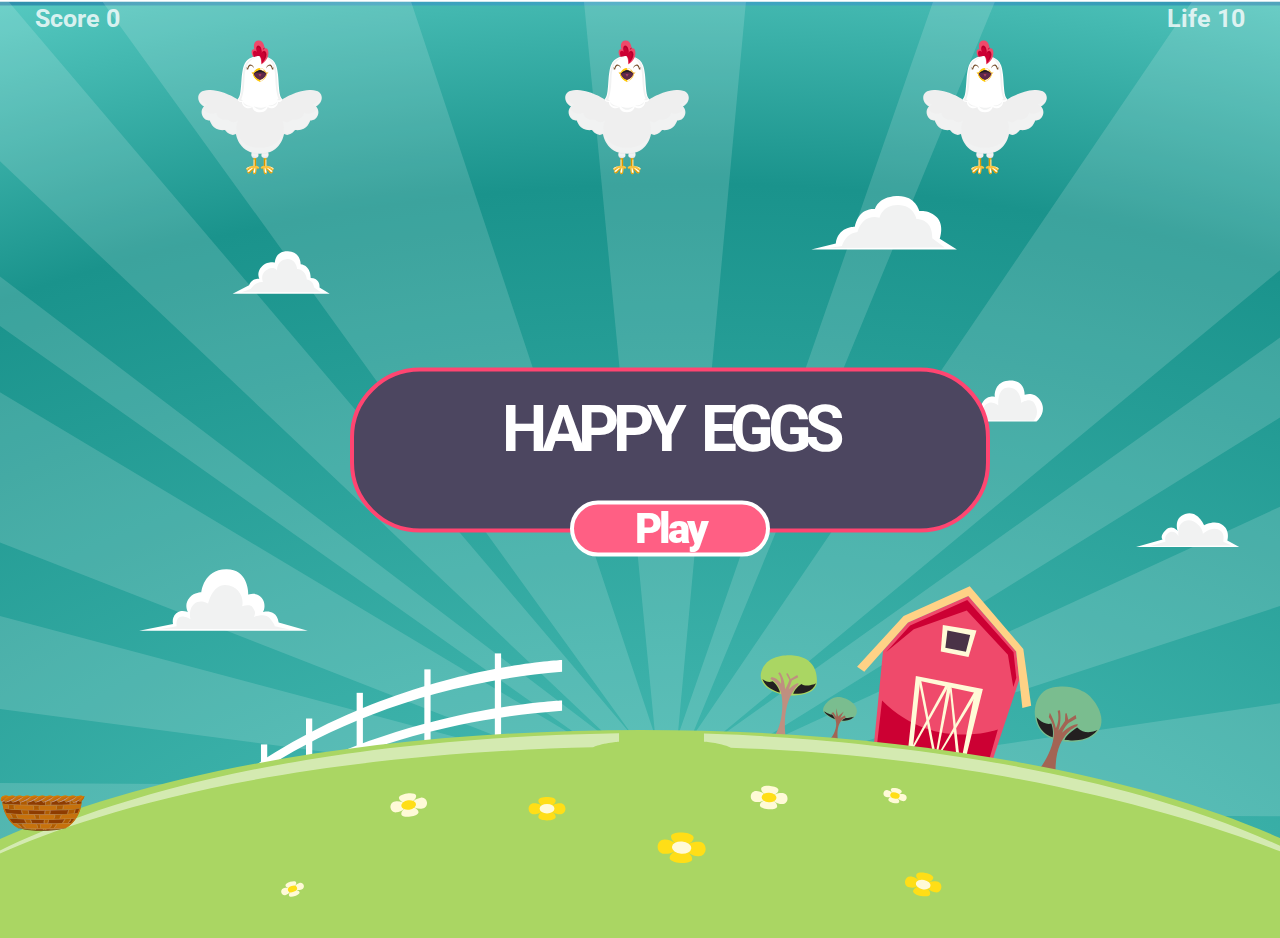
<file: index.html>
<html>
<!--
   ==============================
    Project:        Project Name -  Egg Catcher Game Based On JS-JQ
    Version:        Egg Catcher Game (1)
    Primary use:    Route full stack course cycle(29).
    Author:         Ekramy No3man Mohammed
    Email:          Ekramy.no3man@Gmail.com
    linkdin, Facebook, Twitter, Behance, Codepen: Ekramy.no3man@gmail.com
  ==================================
-->

<html lang="en">

<head>
  <meta charset="utf-8">
  <meta name="viewport" content="width=device-width, initial-scale=1.0">
  <meta http-equiv="X-UA-Compatible" content="ie=edge">
  <title>Happy Egg Catcher</title>
  <link href="css/bootstrap.min.css" rel="stylesheet" />
<!-- Fonts liberaries-->
  <link rel="stylesheet" href="https://fonts.googleapis.com/css?family=Roboto:400,700,900">
<!-- Mian style sheet   -->
<link href="css/style.css" rel="stylesheet" />
</head>

<body>
  <!-- Start container  -->

  <div id="container" class="container-fluid">

    <row>
  <!-- Start gameStart popup  -->
  <div class="col-md-6">
        <div id="gameStart">
          <h1>HAPPY EGGS</h1>
          <button id="play">Play</button>
        </div>
      </div>
  <!-- Start gameOver popup  -->

      <div class="col-md-6">
        <div id="gameOver">
          <h1>HAPPY EGGS</h1>
          <h2 id="gameOverScore"></h2>
          <button id="playAgain">Play Again</button>
        </div>
      </div>
  <!-- Start main contant  -->

      <div id="content">
  <!-- Start upper statusBar   -->
  <div id="statusBar">
          <div>Score <span id="score">0</span></div>
          <div>Life <span id="life"></span></div>
        </div>
  <!-- Start hens & eggs divs   -->
  <div class="col-sm-8  h-100 m-auto p-0 ">
          <div class="hens ">
            <div id="hen1" class="hen swing"><img class="img" src="images/Happy_hen.svg" alt="hen"></div>
            <div id="hen2" class="hen swing"><img class="img" src="images/Happy_hen.svg" alt="hen"></div>
            <div id="hen3" class="hen swing"><img class="img" src="images/Happy_hen.svg" alt="hen"></div>
          </div>
          <div class="eggs">
            <div id="egg1" class="egg" data-brokenEgg='1'>
              <img class="img" src="images/Happy_Egg.svg" alt="egg"></div>
            <div id="egg2" class="egg" data-brokenEgg='2'>
              <img class="img" src="images/Happy_Egg.svg" alt="egg"></div>
            <div id="egg3" class="egg" data-brokenEgg='3'>
              <img class="img" src="images/Happy_Egg.svg" alt="egg"></div>
          </div>
          <div id="brokenEgg1" class="brokenEgg"><img class="img w-100" src="images/Broken_Egg.svg" alt="Broken_Egg">
          </div>
          <div id="brokenEgg2" class="brokenEgg"><img class="img w-100" src="images/Broken_Egg.svg" alt="Broken_Egg">
          </div>
          <div id="brokenEgg3" class="brokenEgg"><img class="img w-100" src="images/Broken_Egg.svg" alt="Broken_Egg">
          </div>
        </div>
        </div>
    </row>

  </div>
  <!-- Start basket   -->

  <div id="basket">
    <span id="basketScore"></span>
  </div>
  <!-- Start basket   -->
  <div id="floor"></div>


  <!-- Scripts Liberaries   -->

  <script src="js/bootstrap.min.js"></script>
  <script src="js/popper.min.js"></script>
  <script src="js/jquery-3.3.1.min.js"></script>
  <script src="js/collision_detection.js"></script>
  <script src="js/main.js">
  </script>
</body>

</html>
</file>
<file: css/style.css>
html,
body {

    background-image: url(../images/Background_Night.svg);
    background-size: cover;
    background-position-y: 50%;
    background-position-x: center;
    background-repeat: no-repeat;
    font-family: 'Roboto', sans-serif;
    overflow: hidden;

}

#statusBar {
 background-color: none;
 color: rgba(255,255,255,0.8);
 font-size: 25px;
 font-weight: bold;
 padding: 0 20px;
 display:flex;
 justify-content: space-between;
}


#gameStart, #gameOver{

 width: 50%;
 background-color: #4C4660;
 text-align: center;

 border: 4px solid #FF4571;
 border-radius: 70px;
 margin: auto;

 position: fixed;
 top: 50vh;
 transform: translate(50%, -50%);
 z-index: 150;

}

#gameOver{
    display: none;
}

#gameStart h1, #gameOver h1{

    color: #fff;
    font-size: 64px;
    font-weight: bold;    text-transform: uppercase;
    letter-spacing: -0.1em;
    word-spacing: 10px;

    margin-top: 20px;
    margin-bottom: 4px;



}
#gameOver h2{

    color: #FFE345;
    font-weight: 900;
    font-size: 130px;
    letter-spacing: -6px;
    line-height: 110px;

}

#play, #playAgain {
    background-color: #FF4571;
    border: 4px solid #fff;
    border-radius: 100px;
    color: #fff;
    width: 200px;
    height: 56px;
    font-size: 42px;
    text-align: center;
    font-weight: 900;
    letter-spacing: -3px;
    line-height: 44px;
    text-decoration: none;
    position: relative;
    top: 28px;
}


#play, #playAgain:hover{
  background-color: #ff5f84;

}


.hen {

  width: 15%;
  position: absolute;
  top:0;
  z-index: 100;

}

.hen img {  width: 100%;}


#hen1 { left: -3%;}

#hen2 { left: 41%;}

#hen3 { left: 84%;}


.egg {

  width: 5%;
  position: absolute;
  top:40;
  z-index: 8;

}

.egg img {
 width: 100%;
}

#egg1 { left: 2%;}

#egg2 { left: 46%;}

#egg3 { left: 89%;}


.brokenEgg {

  width: 15%;
  position: absolute;
  bottom: 40px;
  z-index: 10;
  display: none;

}


#brokenEgg1 { left: 0%;}

#brokenEgg2 { left: 44%;}

#brokenEgg3 { left: 87%;}


#basket {

  width: 85px;
  height: 100px;
  background: url('../images/Basket.svg');
  background-size: contain;
  background-repeat: no-repeat;
  text-align: center;
  position: absolute;
  bottom: 5px; z-index: 11;
}

#basketScore {

  color: #FFE345;
  font-size: 30px;
  font-weight: 900;
  line-height: 30px;
  position: absolute;
  top: 7;
  left: 34;

}

#floor {

  width: 100%;
  height: 10%;
  background-color: none;
  position: absolute;
  bottom: 0;
  z-index: 9;
}

@-webkit-keyframes swing {
    from {
      -webkit-transform: scale3d(1, 1, 1);
      transform: scale3d(1, 1, 1);
    }

    50% {
      -webkit-transform: scale3d(1.05, 1.05, 1.05);
      transform: scale3d(1.05, 1.05, 1.05);
    }

    to {
      -webkit-transform: scale3d(1, 1, 1);
      transform: scale3d(1, 1, 1);
    }
  }

  @keyframes swing {
    from {
      -webkit-transform: scale3d(1, 1, 1);
      transform: scale3d(1, 1, 1);
    }

    50% {
      -webkit-transform: scale3d(1.05, 1.05, 1.05);
      transform: scale3d(1.05, 1.05, 1.05);
    }

    to {
      -webkit-transform: scale3d(1, 1, 1);
      transform: scale3d(1, 1, 1);
    }
  }

  .swing {
    -webkit-animation-name: swing;
    animation-name: swing;

    animation: swing 1s infinite linear

  }
</file>
